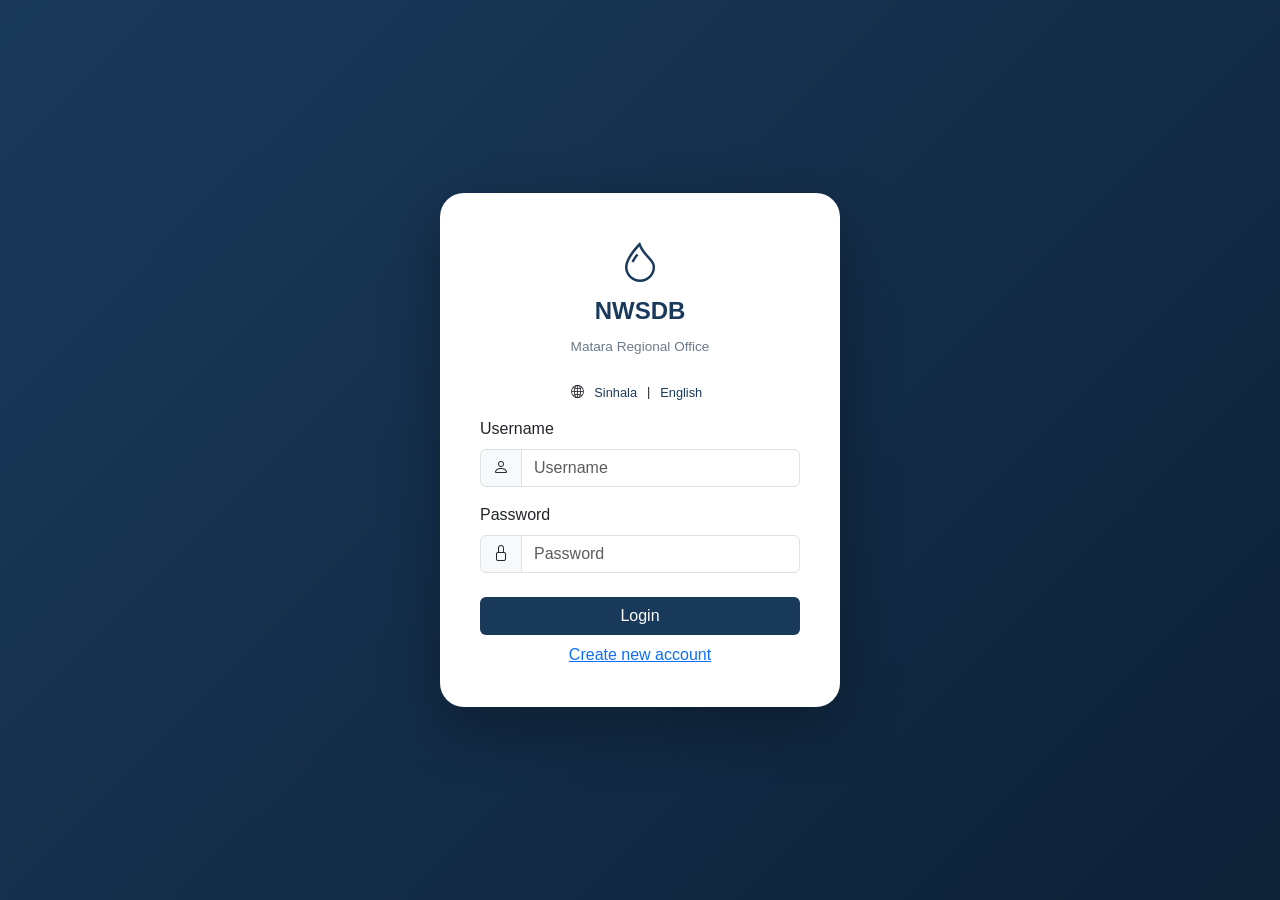
<file: docs/index.html>
<!DOCTYPE html>
<html lang="en">
<head>
    <meta charset="UTF-8">
    <meta name="viewport" content="width=device-width, initial-scale=1.0">
    <title>NWSDB - Matara Regional Office</title>
    <link href="https://cdn.jsdelivr.net/npm/bootstrap@5.3.2/dist/css/bootstrap.min.css" rel="stylesheet">
    <link rel="stylesheet" href="https://cdn.jsdelivr.net/npm/bootstrap-icons@1.11.2/font/bootstrap-icons.min.css">
    <link rel="stylesheet" href="css/style.css">
</head>
<body>
<!-- Login Overlay -->
<div id="login-overlay" class="login-overlay">
    <div class="login-card">
        <!-- Login Form -->
        <div id="login-form">
            <div class="brand">
                <i class="bi bi-droplet"></i>
                <h2>NWSDB</h2>
                <small data-i18n="Matara Regional Office">Matara Regional Office</small>
            </div>
            <div class="login-lang mb-3">
                <i class="bi bi-globe2"></i>
                <a data-lang="si" onclick="setLang('si')" data-i18n="Sinhala">Sinhala</a> |
                <a data-lang="en" onclick="setLang('en')" data-i18n="English">English</a>
            </div>
            <form onsubmit="event.preventDefault(); doLogin();">
                <div class="mb-3">
                    <label class="form-label" data-i18n="Username">Username</label>
                    <div class="input-group">
                        <span class="input-group-text"><i class="bi bi-person"></i></span>
                        <input type="text" id="login-username" class="form-control" placeholder="Username" required>
                    </div>
                </div>
                <div class="mb-3">
                    <label class="form-label" data-i18n="Password">Password</label>
                    <div class="input-group">
                        <span class="input-group-text"><i class="bi bi-lock"></i></span>
                        <input type="password" id="login-password" class="form-control" placeholder="Password" required>
                    </div>
                </div>
                <button type="submit" class="btn btn-nwsdb w-100 mt-2" data-i18n="Login">Login</button>
            </form>
            <div id="login-error" class="text-danger small mt-2 text-center" style="display:none"></div>
            <div class="text-center mt-2">
                <a href="javascript:void(0)" onclick="showRegister()" data-i18n="Create new account">Create new account</a>
            </div>
        </div>

        <!-- Register Form -->
        <div id="register-form" style="display:none">
            <div class="brand">
                <i class="bi bi-droplet"></i>
                <h2>NWSDB</h2>
                <small data-i18n="Create new account">Create new account</small>
            </div>
            <div class="login-lang mb-3">
                <i class="bi bi-globe2"></i>
                <a data-lang="si" onclick="setLang('si')" data-i18n="Sinhala">Sinhala</a> |
                <a data-lang="en" onclick="setLang('en')" data-i18n="English">English</a>
            </div>
            <form onsubmit="event.preventDefault(); doRegister();">
                <div class="mb-2">
                    <label class="form-label" data-i18n="Username">Username</label>
                    <input type="text" id="reg-username" class="form-control" required>
                </div>
                <div class="mb-2">
                    <label class="form-label" data-i18n="Password">Password</label>
                    <input type="password" id="reg-password" class="form-control" required>
                </div>
                <div class="mb-2">
                    <label class="form-label" data-i18n="Confirm Password">Confirm Password</label>
                    <input type="password" id="reg-confirm" class="form-control" required>
                </div>
                <button type="submit" class="btn btn-nwsdb w-100 mt-2" data-i18n="Register">Register</button>
            </form>
            <div id="reg-error" class="text-danger small mt-2 text-center" style="display:none"></div>
            <div id="reg-success" class="text-success small mt-2 text-center" style="display:none"></div>
            <div class="text-center mt-2">
                <a href="javascript:void(0)" onclick="showLogin()" data-i18n="Already have an account? Login">Already have an account? Login</a>
            </div>
        </div>
    </div>
</div>

<!-- App Wrapper -->
<div id="app-wrapper" style="display:none">
<div class="container-fluid">
    <div class="row">
        <!-- Sidebar -->
        <div class="col-md-2 sidebar p-0 d-none d-md-block">
            <div class="brand">
                <i class="bi bi-droplet"></i> NWSDB
                <small data-i18n="Matara Regional Office">Matara Regional Office</small>
            </div>
            <nav class="nav flex-column">
                <div class="section-label" data-i18n="Workflow">Workflow</div>
                <a class="nav-link active" data-page="dashboard" onclick="navigate('dashboard')"><i class="bi bi-speedometer2"></i> <span data-i18n="Dashboard">Dashboard</span></a>
                <a class="nav-link" data-page="dcs-customers" onclick="navigate('dcs-customers')"><i class="bi bi-people"></i> <span data-i18n="DCs Customers">DCs Customers</span></a>
                <a class="nav-link" data-page="reconnected" onclick="navigate('reconnected')"><i class="bi bi-arrow-repeat"></i> <span data-i18n="Reconnected">Reconnected</span></a>
                <a class="nav-link" data-page="first-reminders" onclick="navigate('first-reminders')"><i class="bi bi-envelope"></i> <span data-i18n="First Reminders">First Reminders</span></a>
                <a class="nav-link" data-page="ferrule-processing" onclick="navigate('ferrule-processing')"><i class="bi bi-tools"></i> <span data-i18n="Ferrule Processing">Ferrule Processing</span></a>
                <a class="nav-link" data-page="oic-orders" onclick="navigate('oic-orders')"><i class="bi bi-water"></i> <span data-i18n="OIC Orders">OIC Orders</span></a>
                <a class="nav-link" data-page="second-reminders" onclick="navigate('second-reminders')"><i class="bi bi-envelope-open"></i> <span data-i18n="Second Reminders">Second Reminders</span></a>
                <a class="nav-link" data-page="legal-proceed" onclick="navigate('legal-proceed')"><i class="bi bi-gavel"></i> <span data-i18n="Legal Proceed">Legal Proceed</span></a>
                <hr style="border-color:rgba(255,255,255,0.1);margin:0.5rem 1rem;">
                <div class="section-label" data-i18n="System">System</div>
                <a class="nav-link" data-page="import" onclick="navigate('import')"><i class="bi bi-upload"></i> <span data-i18n="Import Data">Import Data</span></a>
                <hr style="border-color:rgba(255,255,255,0.1);margin:0.5rem 1rem;">
                <div class="section-label" data-i18n="Account">Account</div>
                <div id="sidebar-user-info" class="px-3 py-1 text-white small" style="display:none">
                    <i class="bi bi-person-circle"></i> <span id="sidebar-username"></span>
                    <span id="sidebar-role-badge"></span>
                </div>
                <a class="nav-link" data-page="verify-users" onclick="navigate('verify-users')" id="sidebar-verify-link" style="display:none">
                    <i class="bi bi-person-check"></i> <span data-i18n="Verify Users">Verify Users</span>
                </a>
                <a class="nav-link" onclick="doLogout()" style="cursor:pointer"><i class="bi bi-box-arrow-right"></i> <span data-i18n="Logout">Logout</span></a>
            </nav>
            <div class="lang-switch mt-auto position-absolute bottom-0 start-0 end-0 p-3">
                <i class="bi bi-globe2"></i>
                <a data-lang="si" onclick="setLang('si')" class="active" data-i18n="Sinhala">Sinhala</a> |
                <a data-lang="en" onclick="setLang('en')" data-i18n="English">English</a>
            </div>
        </div>

        <!-- Mobile nav -->
        <nav class="mobile-nav bg-dark p-2 w-100">
            <select class="form-select form-select-sm" onchange="navigate(this.value)">
                <option value="dashboard">Dashboard</option>
                <option value="dcs-customers">DCs Customers</option>
                <option value="reconnected">Reconnected</option>
                <option value="first-reminders">First Reminders</option>
                <option value="ferrule-processing">Ferrule Processing</option>
                <option value="oic-orders">OIC Orders</option>
                <option value="second-reminders">Second Reminders</option>
                <option value="legal-proceed">Legal Proceed</option>
                <option value="import">Import Data</option>
            </select>
        </nav>

        <!-- Main Content -->
        <div class="col-md-10 main-content">

            <!-- Dashboard -->
            <div class="page active" id="page-dashboard">
                <div class="page-title"><i class="bi bi-speedometer2"></i> <span data-i18n="Dashboard">Dashboard</span> <small class="text-muted" style="font-size:0.9rem;">NWSDB - <span data-i18n="Matara Regional Office">Matara Regional Office</span></small></div>
                <div class="row g-3 mb-4">
                    <div class="col-md-3"><div class="stat-card text-center"><div class="icon"><i class="bi bi-people text-primary"></i></div><div class="number" id="dash-total">0</div><div class="label" data-i18n="Total DCs Customers">Total DCs Customers</div></div></div>
                    <div class="col-md-3"><div class="stat-card text-center"><div class="icon"><i class="bi bi-slash-circle text-danger"></i></div><div class="number" id="dash-disconnected">0</div><div class="label" data-i18n="Currently Disconnected">Currently Disconnected</div></div></div>
                    <div class="col-md-3"><div class="stat-card text-center"><div class="icon"><i class="bi bi-arrow-repeat text-success"></i></div><div class="number" id="dash-reconnected">0</div><div class="label" data-i18n="Reconnections">Reconnections</div></div></div>
                    <div class="col-md-3"><div class="stat-card text-center"><div class="icon"><i class="bi bi-gavel text-danger"></i></div><div class="number" id="dash-legal">0</div><div class="label" data-i18n="Legal Action Initiated">Legal Action Initiated</div></div></div>
                </div>
                <div class="row g-3 mb-4">
                    <div class="col-md-3"><div class="stat-card text-center"><div class="icon"><i class="bi bi-envelope text-info"></i></div><div class="number" id="dash-first-sent">0</div><div class="label" data-i18n="First Reminder Sent">First Reminder Sent</div></div></div>
                    <div class="col-md-3"><div class="stat-card text-center"><div class="icon"><i class="bi bi-tools text-warning"></i></div><div class="number" id="dash-ferrule">0</div><div class="label" data-i18n="Ferrule Processing Pending">Ferrule Processing Pending</div></div></div>
                    <div class="col-md-3"><div class="stat-card text-center"><div class="icon"><i class="bi bi-water text-warning"></i></div><div class="number" id="dash-oic">0</div><div class="label" data-i18n="OIC Issued">OIC Issued</div></div></div>
                    <div class="col-md-3"><div class="stat-card text-center"><div class="icon"><i class="bi bi-arrow-return-left text-danger"></i></div><div class="number" id="dash-returned">0</div><div class="label" data-i18n="Returned Mail">Returned Mail</div></div></div>
                </div>
                <div class="row g-3 mb-4">
                    <div class="col-md-3"><div class="stat-card text-center"><div class="icon"><i class="bi bi-envelope-open text-info"></i></div><div class="number" id="dash-second-sent">0</div><div class="label" data-i18n="Second Reminder Sent">Second Reminder Sent</div></div></div>
                </div>
                <div class="row">
                    <div class="col-md-8">
                        <div class="table-container">
                            <h5 class="mb-3"><i class="bi bi-clock-history"></i> <span data-i18n="Recently DCs Customers">Recently DCs Customers</span></h5>
                            <div class="table-responsive"><table class="table table-hover"><thead class="table-light"><tr><th data-i18n="Account No">Account No</th><th data-i18n="Customer Name">Customer Name</th><th data-i18n="Scheme">Scheme</th><th data-i18n="Stage">Stage</th><th></th></tr></thead><tbody id="dash-recent"></tbody></table></div>
                        </div>
                    </div>
                    <div class="col-md-4">
                        <div class="table-container">
                            <h5 class="mb-3"><i class="bi bi-lightning"></i> <span data-i18n="Quick Actions">Quick Actions</span></h5>
                            <div class="d-grid gap-2">
                                <a class="btn btn-nwsdb" href="javascript:void(0)" onclick="navigate('dcs-customers')"><i class="bi bi-people"></i> <span data-i18n="DCs Customers">DCs Customers</span></a>
                                <a class="btn btn-outline-info" href="javascript:void(0)" onclick="navigate('first-reminders')"><i class="bi bi-envelope"></i> <span data-i18n="First Reminders">First Reminders</span></a>
                                <a class="btn btn-outline-warning" href="javascript:void(0)" onclick="navigate('oic-orders')"><i class="bi bi-water"></i> <span data-i18n="OIC Orders">OIC Orders</span></a>
                                <a class="btn btn-outline-danger" href="javascript:void(0)" onclick="navigate('legal-proceed')"><i class="bi bi-gavel"></i> <span data-i18n="Legal Proceed">Legal Proceed</span></a>
                            </div>
                        </div>
                    </div>
                </div>
            </div>

            <!-- DCs Customers -->
            <div class="page" id="page-dcs-customers">
                <div class="page-title"><i class="bi bi-people"></i> <span data-i18n="DCs Customer Management">DCs Customer Management</span></div>
                <form class="row g-2 mb-3" onsubmit="event.preventDefault(); renderDCsCustomers();">
                    <div class="col-md-3"><input type="text" id="dcs-search" class="form-control" placeholder="Search..." oninput="renderDCsCustomers()"></div>
                    <div class="col-md-2"><select id="dcs-stage" class="form-select" onchange="renderDCsCustomers()"></select></div>
                    <div class="col-md-2"><select id="dcs-scheme" class="form-select" onchange="renderDCsCustomers()"></select></div>
                    <div class="col-md-1"><span class="badge bg-secondary p-2 mt-1"><span id="dcs-count">0</span> <span data-i18n="Total">Total</span></span></div>
                </form>
                <div class="table-container">
                    <div class="table-responsive"><table class="table table-hover"><thead class="table-light"><tr><th data-i18n="Account No">Account No</th><th data-i18n="Customer Name">Customer Name</th><th data-i18n="Scheme">Scheme</th><th data-i18n="Outstanding Amount">Outstanding Amount</th><th data-i18n="Stage">Stage</th><th data-i18n="Zone">Zone</th><th></th></tr></thead><tbody id="dcs-table"></tbody></table></div>
                </div>
            </div>

            <!-- Reconnected -->
            <div class="page" id="page-reconnected">
                <div class="page-title"><i class="bi bi-arrow-repeat"></i> <span data-i18n="Reconnected Customers">Reconnected Customers</span></div>
                <div class="row g-3 mb-4">
                    <div class="col-md-6"><div class="table-container"><h5 class="mb-3"><i class="bi bi-check-circle text-success"></i> <span data-i18n="Reconnected">Reconnected</span></h5><div id="rec-reconnected-list"></div></div></div>
                    <div class="col-md-6"><div class="table-container"><h5 class="mb-3"><i class="bi bi-upload"></i> <span data-i18n="Upload Reconnected List">Upload Reconnected List</span></h5><p class="text-muted small">Upload CSV with Account No column.</p></div></div>
                </div>
                <div class="table-container">
                    <h5 class="mb-3"><i class="bi bi-people"></i> <span data-i18n="Mark Selected as Reconnected">Mark Selected as Reconnected</span></h5>
                    <form class="row g-2 mb-3" onsubmit="event.preventDefault(); renderReconnected();">
                        <div class="col-md-4"><input type="text" id="rec-search" class="form-control" placeholder="Search..." oninput="renderReconnected()"></div>
                        <div class="col-md-2"><select id="rec-scheme" class="form-select" onchange="renderReconnected()"></select></div>
                    </form>
                    <div class="table-responsive"><table class="table table-hover"><thead class="table-light"><tr><th width="40"></th><th data-i18n="Account No">Account No</th><th data-i18n="Customer Name">Customer Name</th><th data-i18n="Scheme">Scheme</th><th data-i18n="Outstanding Amount">Outstanding Amount</th><th data-i18n="Stage">Stage</th></tr></thead><tbody id="rec-table"></tbody></table></div>
                </div>
            </div>

            <!-- First Reminders -->
            <div class="page" id="page-first-reminders">
                <div class="page-title"><i class="bi bi-envelope"></i> <span data-i18n="First Reminder Letters">First Reminder Letters</span></div>
                <div class="row g-3 mb-4">
                    <div class="col-md-2"><div class="stat-card text-center"><div class="number" id="fr-total">0</div><div class="label" data-i18n="Total Letters">Total Letters</div></div></div>
                    <div class="col-md-2"><div class="stat-card text-center"><div class="number text-secondary" id="fr-pending">0</div><div class="label" data-i18n="Awaiting Printing">Awaiting Printing</div></div></div>
                    <div class="col-md-2"><div class="stat-card text-center"><div class="number text-primary" id="fr-sent">0</div><div class="label" data-i18n="Sent">Sent</div></div></div>
                    <div class="col-md-2"><div class="stat-card text-center"><div class="number text-success" id="fr-delivered">0</div><div class="label" data-i18n="Delivered">Delivered</div></div></div>
                    <div class="col-md-2"><div class="stat-card text-center"><div class="number text-danger" id="fr-returned">0</div><div class="label" data-i18n="Returned">Returned</div></div></div>
                </div>
                <form class="row g-2 mb-3" onsubmit="event.preventDefault(); renderFirstReminders();">
                    <div class="col-md-3"><input type="text" id="fr-search" class="form-control" placeholder="Account No / Name / Address..." oninput="renderFirstReminders()"></div>
                    <div class="col-md-2"><select id="fr-scheme" class="form-select" onchange="renderFirstReminders()"></select></div>
                    <div class="col-md-2"><select id="fr-status" class="form-select" onchange="renderFirstReminders()"><option value="">All Status</option><option value="pending">Pending</option><option value="sent">Sent</option><option value="returned">Returned</option><option value="delivered">Delivered</option></select></div>
                </form>
                <div class="table-container"><div class="table-responsive"><table class="table table-hover"><thead class="table-light"><tr><th data-i18n="Account No">Account No</th><th data-i18n="Customer Name">Customer Name</th><th data-i18n="Category">Category</th><th data-i18n="Date">Date</th><th data-i18n="Sent">Sent</th><th data-i18n="Status">Status</th><th data-i18n="Returned">Returned</th></tr></thead><tbody id="fr-table"></tbody></table></div></div>
            </div>

            <!-- Ferrule Processing -->
            <div class="page" id="page-ferrule-processing">
                <div class="page-title"><i class="bi bi-tools"></i> <span data-i18n="Ferrule Processing">Ferrule Processing</span></div>
                <div class="row g-2 mb-3">
                    <div class="col-md-5"><div class="alert alert-info mb-0"><i class="bi bi-info-circle"></i> <span data-i18n="Customers Awaiting Ferrule Decision">Customers Awaiting Ferrule Decision</span></div></div>
                    <div class="col-md-7">
                        <form class="row g-2" onsubmit="event.preventDefault(); renderFerruleProcessing();">
                            <div class="col-md-5"><input type="text" id="fp-search" class="form-control" placeholder="Account No / Name / Address..." oninput="renderFerruleProcessing()"></div>
                            <div class="col-md-4"><select id="fp-scheme" class="form-select" onchange="renderFerruleProcessing()"></select></div>
                        </form>
                    </div>
                </div>
                <div class="table-container"><div class="table-responsive"><table class="table table-hover"><thead class="table-light"><tr><th data-i18n="Account No">Account No</th><th data-i18n="Customer Name">Customer Name</th><th data-i18n="Scheme">Scheme</th><th data-i18n="Outstanding Amount">Outstanding Amount</th><th data-i18n="Stage">Stage</th><th data-i18n="Stage Note">Stage Note</th><th data-i18n="Action">Action</th></tr></thead><tbody id="fp-table"></tbody></table></div></div>
            </div>

            <!-- OIC Orders -->
            <div class="page" id="page-oic-orders">
                <div class="page-title"><i class="bi bi-water"></i> <span data-i18n="OIC Orders">OIC Orders</span></div>
                <div class="row g-3 mb-4">
                    <div class="col-md-4"><div class="stat-card text-center"><div class="number" id="oic-total">0</div><div class="label" data-i18n="Total Orders">Total Orders</div></div></div>
                    <div class="col-md-4"><div class="stat-card text-center"><div class="number text-warning" id="oic-pending">0</div><div class="label" data-i18n="Awaiting Execution">Awaiting Execution</div></div></div>
                    <div class="col-md-4"><div class="stat-card text-center"><div class="number text-success" id="oic-completed">0</div><div class="label" data-i18n="Completed">Completed</div></div></div>
                </div>
                <form class="row g-2 mb-3" onsubmit="event.preventDefault(); renderOICOrders();">
                    <div class="col-md-3"><input type="text" id="oic-search" class="form-control" placeholder="Account No / Name / Address..." oninput="renderOICOrders()"></div>
                    <div class="col-md-2"><select id="oic-scheme" class="form-select" onchange="renderOICOrders()"></select></div>
                    <div class="col-md-2"><select id="oic-status" class="form-select" onchange="renderOICOrders()"><option value="">All</option><option value="pending">Pending</option><option value="completed">Completed</option></select></div>
                </form>
                <div class="table-container"><div class="table-responsive"><table class="table table-hover"><thead class="table-light"><tr><th data-i18n="Reference No">Reference No</th><th data-i18n="Account No">Account No</th><th data-i18n="Customer Name">Customer Name</th><th data-i18n="Scheme">Scheme</th><th data-i18n="Outstanding Amount">Outstanding</th><th data-i18n="Total Amount Due">Total Due</th><th data-i18n="Order Date">Order Date</th><th data-i18n="Status">Status</th></tr></thead><tbody id="oic-table"></tbody></table></div></div>
            </div>

            <!-- Second Reminders -->
            <div class="page" id="page-second-reminders">
                <div class="page-title"><i class="bi bi-envelope-open"></i> <span data-i18n="Second Reminder Letters">Second Reminder Letters</span></div>
                <div class="row g-3 mb-4">
                    <div class="col-md-2"><div class="stat-card text-center"><div class="number" id="sr-total">0</div><div class="label" data-i18n="Total Letters">Total Letters</div></div></div>
                    <div class="col-md-2"><div class="stat-card text-center"><div class="number text-secondary" id="sr-pending">0</div><div class="label" data-i18n="Awaiting Printing">Awaiting Printing</div></div></div>
                    <div class="col-md-2"><div class="stat-card text-center"><div class="number text-primary" id="sr-sent">0</div><div class="label" data-i18n="Sent">Sent</div></div></div>
                    <div class="col-md-2"><div class="stat-card text-center"><div class="number text-success" id="sr-delivered">0</div><div class="label" data-i18n="Delivered">Delivered</div></div></div>
                    <div class="col-md-2"><div class="stat-card text-center"><div class="number text-danger" id="sr-returned">0</div><div class="label" data-i18n="Returned">Returned</div></div></div>
                </div>
                <form class="row g-2 mb-3" onsubmit="event.preventDefault(); renderSecondReminders();">
                    <div class="col-md-3"><input type="text" id="sr-search" class="form-control" placeholder="Account No / Name / Address..." oninput="renderSecondReminders()"></div>
                    <div class="col-md-2"><select id="sr-scheme" class="form-select" onchange="renderSecondReminders()"></select></div>
                    <div class="col-md-2"><select id="sr-status" class="form-select" onchange="renderSecondReminders()"><option value="">All Status</option><option value="pending">Pending</option><option value="sent">Sent</option><option value="returned">Returned</option><option value="delivered">Delivered</option></select></div>
                </form>
                <div class="table-container"><div class="table-responsive"><table class="table table-hover"><thead class="table-light"><tr><th data-i18n="Account No">Account No</th><th data-i18n="Customer Name">Customer Name</th><th data-i18n="Category">Category</th><th data-i18n="Date">Date</th><th data-i18n="Sent">Sent</th><th data-i18n="Status">Status</th><th data-i18n="Returned">Returned</th></tr></thead><tbody id="sr-table"></tbody></table></div></div>
            </div>

            <!-- Legal Proceed -->
            <div class="page" id="page-legal-proceed">
                <div class="page-title"><i class="bi bi-gavel"></i> <span data-i18n="Legal Proceed">Legal Proceed</span></div>
                <div class="row g-2 mb-3">
                    <div class="col-md-5"><div class="alert alert-info mb-0"><i class="bi bi-info-circle"></i> <span data-i18n="Customers for Legal Action">Customers for Legal Action</span></div></div>
                    <div class="col-md-7">
                        <form class="row g-2" onsubmit="event.preventDefault(); renderLegalProceed();">
                            <div class="col-md-4"><input type="text" id="lp-search" class="form-control" placeholder="Account No / Name / Address..." oninput="renderLegalProceed()"></div>
                            <div class="col-md-3"><select id="lp-scheme" class="form-select" onchange="renderLegalProceed()"></select></div>
                        </form>
                    </div>
                </div>
                <div class="table-container">
                    <h5 class="mb-3"><span data-i18n="Customers for Legal Action">Customers for Legal Action</span> (<span id="lp-count">0</span>)</h5>
                    <div class="table-responsive"><table class="table table-hover"><thead class="table-light"><tr><th>#</th><th data-i18n="Account No">Account No</th><th data-i18n="Customer Name">Customer Name</th><th data-i18n="Scheme">Scheme</th><th data-i18n="Category">Category</th><th data-i18n="Outstanding Amount">Outstanding Amount</th><th data-i18n="Address">Address</th></tr></thead><tbody id="lp-table"></tbody></table></div>
                </div>
            </div>

            <!-- Customer Detail -->
            <div class="page" id="page-customer-detail">
                <div class="page-title"><i class="bi bi-person"></i> <span data-i18n="Customer Details">Customer Details</span></div>
                <div class="row g-3 mb-4">
                    <div class="col-md-8">
                        <div class="table-container">
                            <h5 class="mb-3"><span data-i18n="DCs Customer Info">DCs Customer Info</span></h5>
                            <table class="table"><tr><th data-i18n="Account No">Account No</th><td><code id="cd-account"></code></td></tr><tr><th data-i18n="Customer Name">Customer Name</th><td id="cd-name"></td></tr><tr><th data-i18n="Address">Address</th><td id="cd-address"></td></tr><tr><th data-i18n="Phone">Phone</th><td id="cd-phone"></td></tr><tr><th data-i18n="Scheme">Scheme</th><td id="cd-scheme"></td></tr><tr><th data-i18n="Category">Category</th><td id="cd-category"></td></tr><tr><th data-i18n="Zone">Zone</th><td id="cd-zone"></td></tr><tr><th data-i18n="Stage">Stage</th><td id="cd-stage"></td></tr><tr><th data-i18n="Stage Note">Stage Note</th><td id="cd-note"></td></tr></table>
                        </div>
                    </div>
                </div>
                <div class="table-container mb-3"><h5 class="mb-3"><span data-i18n="Disconnection History">Disconnection History</span></h5><div class="table-responsive"><table class="table table-hover"><thead class="table-light"><tr><th data-i18n="Disconnection Date">Disconnection Date</th><th data-i18n="Last Reading">Last Reading</th><th data-i18n="Last Read Date">Last Read Date</th><th data-i18n="Reason">Reason</th><th data-i18n="Amount">Amount</th></tr></thead><tbody id="cd-disconnections"></tbody></table></div></div>
                <div class="table-container mb-3"><h5 class="mb-3"><span data-i18n="Letter Management">Letter Management</span></h5><div class="table-responsive"><table class="table table-hover"><thead class="table-light"><tr><th>Type</th><th data-i18n="Date">Date</th><th data-i18n="Status">Status</th><th data-i18n="Remarks">Remarks</th></tr></thead><tbody id="cd-letters"></tbody></table></div></div>
                <div class="table-container mb-3"><h5 class="mb-3">OIC Orders</h5><div class="table-responsive"><table class="table table-hover"><thead class="table-light"><tr><th data-i18n="Reference No">Reference No</th><th data-i18n="Order Date">Order Date</th><th data-i18n="Status">Status</th><th data-i18n="Total Amount Due">Total Amount Due</th></tr></thead><tbody id="cd-oic"></tbody></table></div></div>
                <a class="btn btn-nwsdb" href="javascript:void(0)" onclick="navigate('dcs-customers')"><i class="bi bi-arrow-left"></i> <span data-i18n="Back">Back</span></a>
            </div>

            <!-- Verify Users (admin only) -->
            <div class="page" id="page-verify-users">
                <div class="page-title"><i class="bi bi-person-check"></i> <span data-i18n="User Management">User Management</span></div>
                <div class="row g-3">
                    <div class="col-md-6">
                        <div class="table-container">
                            <h5 class="mb-3"><i class="bi bi-hourglass-split text-warning"></i> <span data-i18n="Pending Verification">Pending Verification</span> (<span id="vu-pending-count">0</span>)</h5>
                            <div class="table-responsive"><table class="table table-hover"><thead class="table-light"><tr><th data-i18n="Username">Username</th><th data-i18n="Action">Action</th></tr></thead><tbody id="vu-pending-list"></tbody></table></div>
                        </div>
                    </div>
                    <div class="col-md-6">
                        <div class="table-container">
                            <h5 class="mb-3"><i class="bi bi-check-circle text-success"></i> <span data-i18n="Verified Users">Verified Users</span> (<span id="vu-verified-count">0</span>)</h5>
                            <div class="table-responsive"><table class="table table-hover"><thead class="table-light"><tr><th data-i18n="Username">Username</th><th data-i18n="Role">Role</th></tr></thead><tbody id="vu-verified-list"></tbody></table></div>
                        </div>
                    </div>
                </div>
            </div>

            <!-- Import page -->
            <div class="page" id="page-import">
                <div class="page-title"><i class="bi bi-upload"></i> <span data-i18n="Import Disconnected Customer Data">Import Disconnected Customer Data</span></div>
                <div class="row"><div class="col-md-6">
                    <div class="table-container">
                        <h5 class="mb-3"><span data-i18n="Import from Storage Directly">Import from Storage Directly</span></h5>
                        <p class="text-muted small">Static demo version - data is pre-loaded from data.js (55 customers).</p>
                        <div class="alert alert-info">This is a static demo. All data is embedded in JavaScript. The live Flask app supports Excel/CSV import from the storage folder or file upload.</div>
                            <p><strong>Customers loaded:</strong> <span id="import-count">55</span></p>
                    </div>
                </div></div>
            </div>
        </div>
    </div>
</div>
</div>

<script src="https://cdn.jsdelivr.net/npm/bootstrap@5.3.2/dist/js/bootstrap.bundle.min.js"></script>
<script src="js/i18n.js"></script>
<script src="js/data.js"></script>
<script src="js/app.js"></script>
</body>
</html>
</file>
<file: docs/css/style.css>
body { font-family: 'Iskoola Pota', 'Noto Sans Sinhala', 'Segoe UI', sans-serif; background-color: #f5f7fa; }
.sidebar { background: linear-gradient(180deg, #1a3a5c 0%, #0d2137 100%); min-height: 100vh; padding-top: 1rem; }
.sidebar .nav-link { color: rgba(255,255,255,0.8); padding: 0.65rem 1rem; border-radius: 0.5rem; margin: 0.15rem 0.5rem; transition: all 0.2s; font-size: 0.9rem; cursor: pointer; }
.sidebar .nav-link:hover { color: #fff; background: rgba(255,255,255,0.1); }
.sidebar .nav-link.active { color: #fff; background: rgba(255,255,255,0.2); }
.sidebar .nav-link i { margin-right: 0.4rem; width: 1.1rem; }
.sidebar .brand { color: #fff; padding: 1rem; font-size: 1rem; font-weight: bold; border-bottom: 1px solid rgba(255,255,255,0.1); margin-bottom: 0.5rem; }
.sidebar .brand small { display: block; font-size: 0.7rem; font-weight: normal; opacity: 0.7; }
.sidebar .section-label { color: rgba(255,255,255,0.4); font-size: 0.7rem; text-transform: uppercase; padding: 0.8rem 1rem 0.2rem; letter-spacing: 1px; }
.main-content { padding: 2rem; }
.stat-card { background: #fff; border-radius: 1rem; padding: 1.5rem; box-shadow: 0 2px 8px rgba(0,0,0,0.06); transition: all 0.2s; border: 1px solid #eef0f3; }
.stat-card:hover { transform: translateY(-2px); box-shadow: 0 4px 16px rgba(0,0,0,0.1); }
.stat-card .icon { font-size: 2rem; margin-bottom: 0.5rem; }
.stat-card .number { font-size: 1.8rem; font-weight: bold; color: #1a3a5c; }
.stat-card .label { font-size: 0.85rem; color: #6b7a8a; }
.table-container { background: #fff; border-radius: 1rem; padding: 1.5rem; box-shadow: 0 2px 8px rgba(0,0,0,0.06); border: 1px solid #eef0f3; }
.btn-nwsdb { background-color: #1a3a5c; color: #fff; }
.btn-nwsdb:hover { background-color: #0d2137; color: #fff; }
.badge-status { padding: 0.35rem 0.65rem; font-size: 0.8rem; }
.page-title { font-size: 1.4rem; font-weight: 600; color: #1a3a5c; margin-bottom: 1.5rem; }
.lang-switch { color: rgba(255,255,255,0.6); padding: 0.5rem 1rem; font-size: 0.85rem; }
.lang-switch a { color: rgba(255,255,255,0.6); text-decoration: none; padding: 0.2rem 0.4rem; border-radius: 0.3rem; cursor: pointer; }
.lang-switch a:hover, .lang-switch a.active { color: #fff; background: rgba(255,255,255,0.15); }
.badge-stage { font-size: 0.75rem; }
.page { display: none; }
.page.active { display: block; }
.scheme-badge { background-color: #6c757d; color: #fff; }
.login-overlay { position: fixed !important; top: 0 !important; left: 0 !important; right: 0 !important; bottom: 0 !important; background: linear-gradient(135deg, #1a3a5c 0%, #0d2137 100%) !important; display: flex !important; align-items: center !important; justify-content: center !important; z-index: 10000 !important; visibility: visible !important; }
.login-overlay .login-card { background: #fff; border-radius: 1.5rem; padding: 2.5rem; box-shadow: 0 20px 60px rgba(0,0,0,0.3); max-width: 400px; width: 100%; }
.login-overlay .login-card .brand { text-align: center; margin-bottom: 1.5rem; }
.login-overlay .login-card .brand i { font-size: 2.5rem; color: #1a3a5c; }
.login-overlay .login-card .brand h2 { color: #1a3a5c; font-weight: bold; margin-top: 0.3rem; font-size: 1.5rem; }
.login-overlay .login-card .brand small { color: #6b7a8a; font-size: 0.85rem; }
.login-overlay .login-lang { text-align: center; font-size: 0.8rem; }
.login-overlay .login-lang a { color: #1a3a5c; text-decoration: none; padding: 0.1rem 0.4rem; border-radius: 0.3rem; cursor: pointer; }
.login-overlay .login-lang a:hover, .login-overlay .login-lang a.active { background: rgba(26,58,92,0.1); text-decoration: underline; }
@keyframes shake { 0%,100%{transform:translateX(0)} 20%{transform:translateX(-8px)} 40%{transform:translateX(8px)} 60%{transform:translateX(-5px)} 80%{transform:translateX(5px)} }
.login-overlay .shake { animation: shake 0.4s; }
@media print { .sidebar, .no-print { display: none; } .main-content { margin-left: 0; padding: 0; } }
.mobile-nav { display: none; }
@media (max-width: 767px) { .sidebar { display: none; } .main-content { padding: 1rem; } .mobile-nav { display: block; } .stat-card .number { font-size: 1.3rem; } }
</file>
